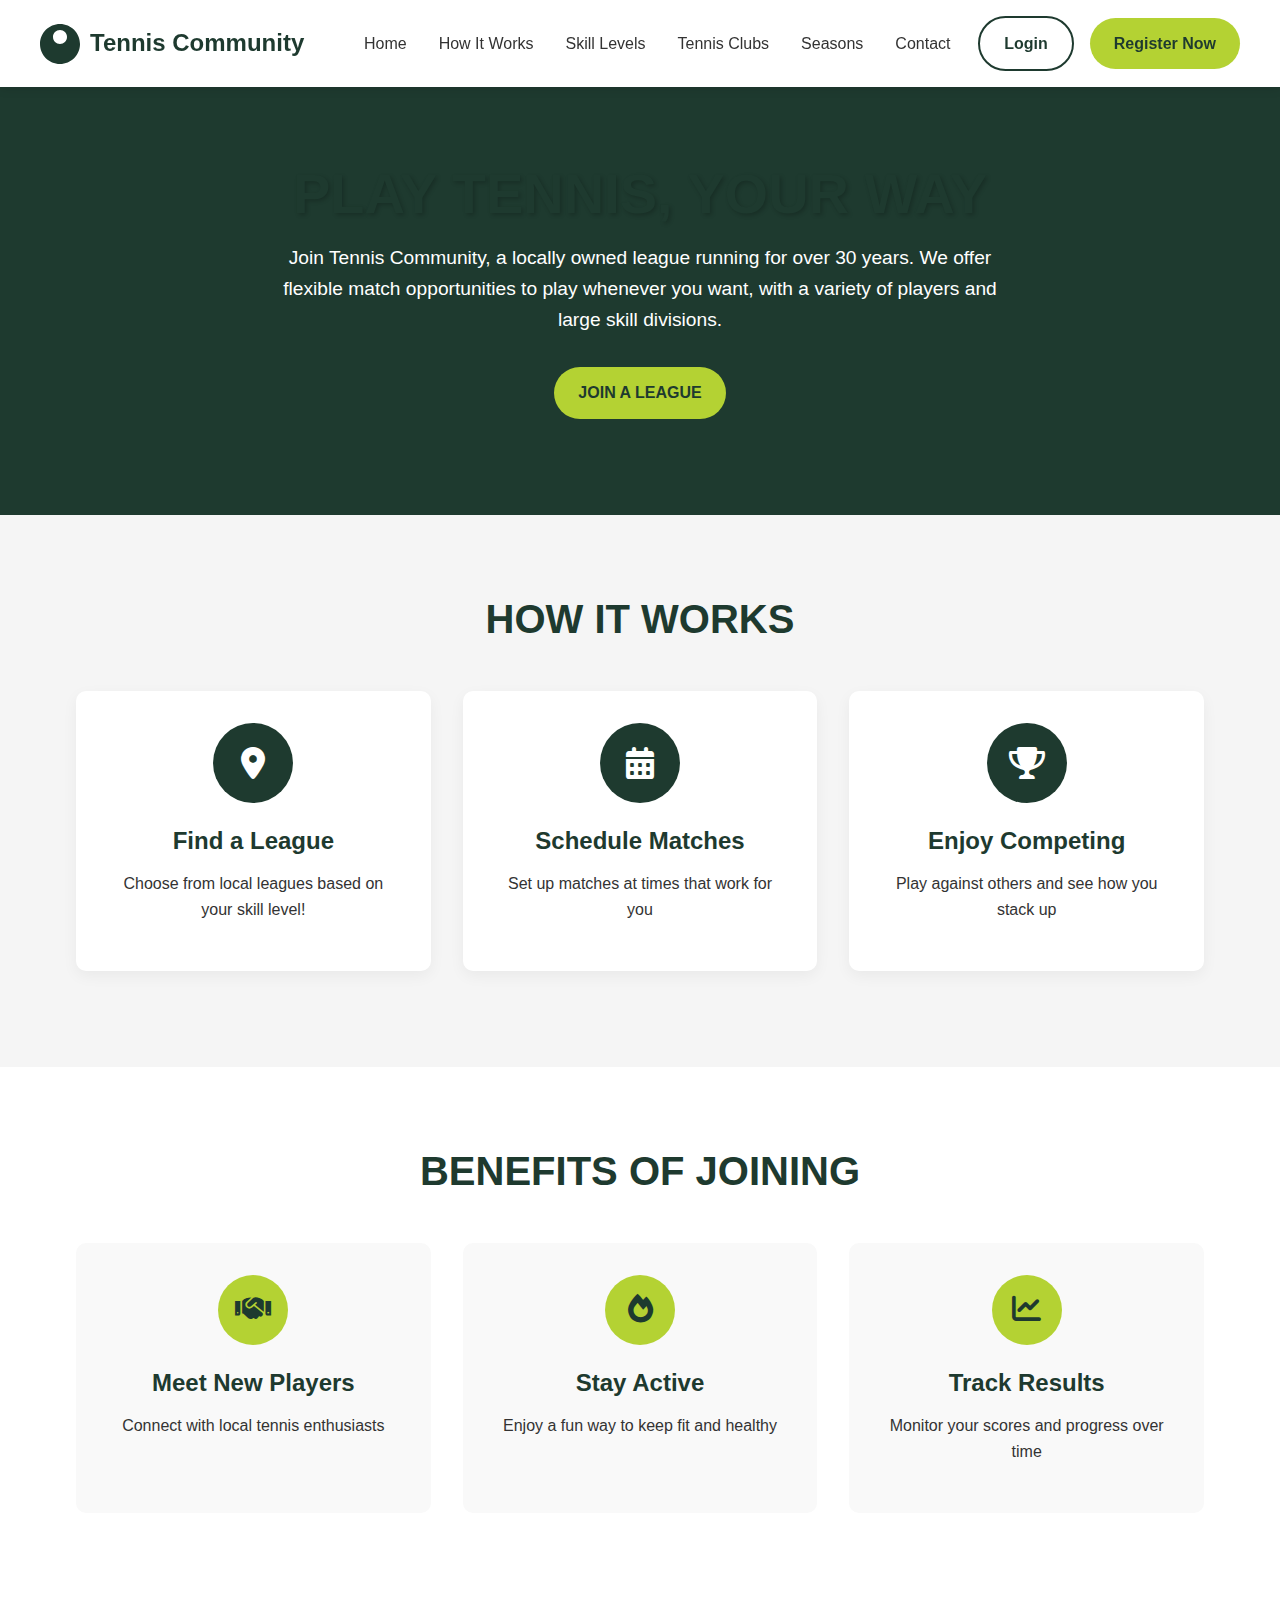
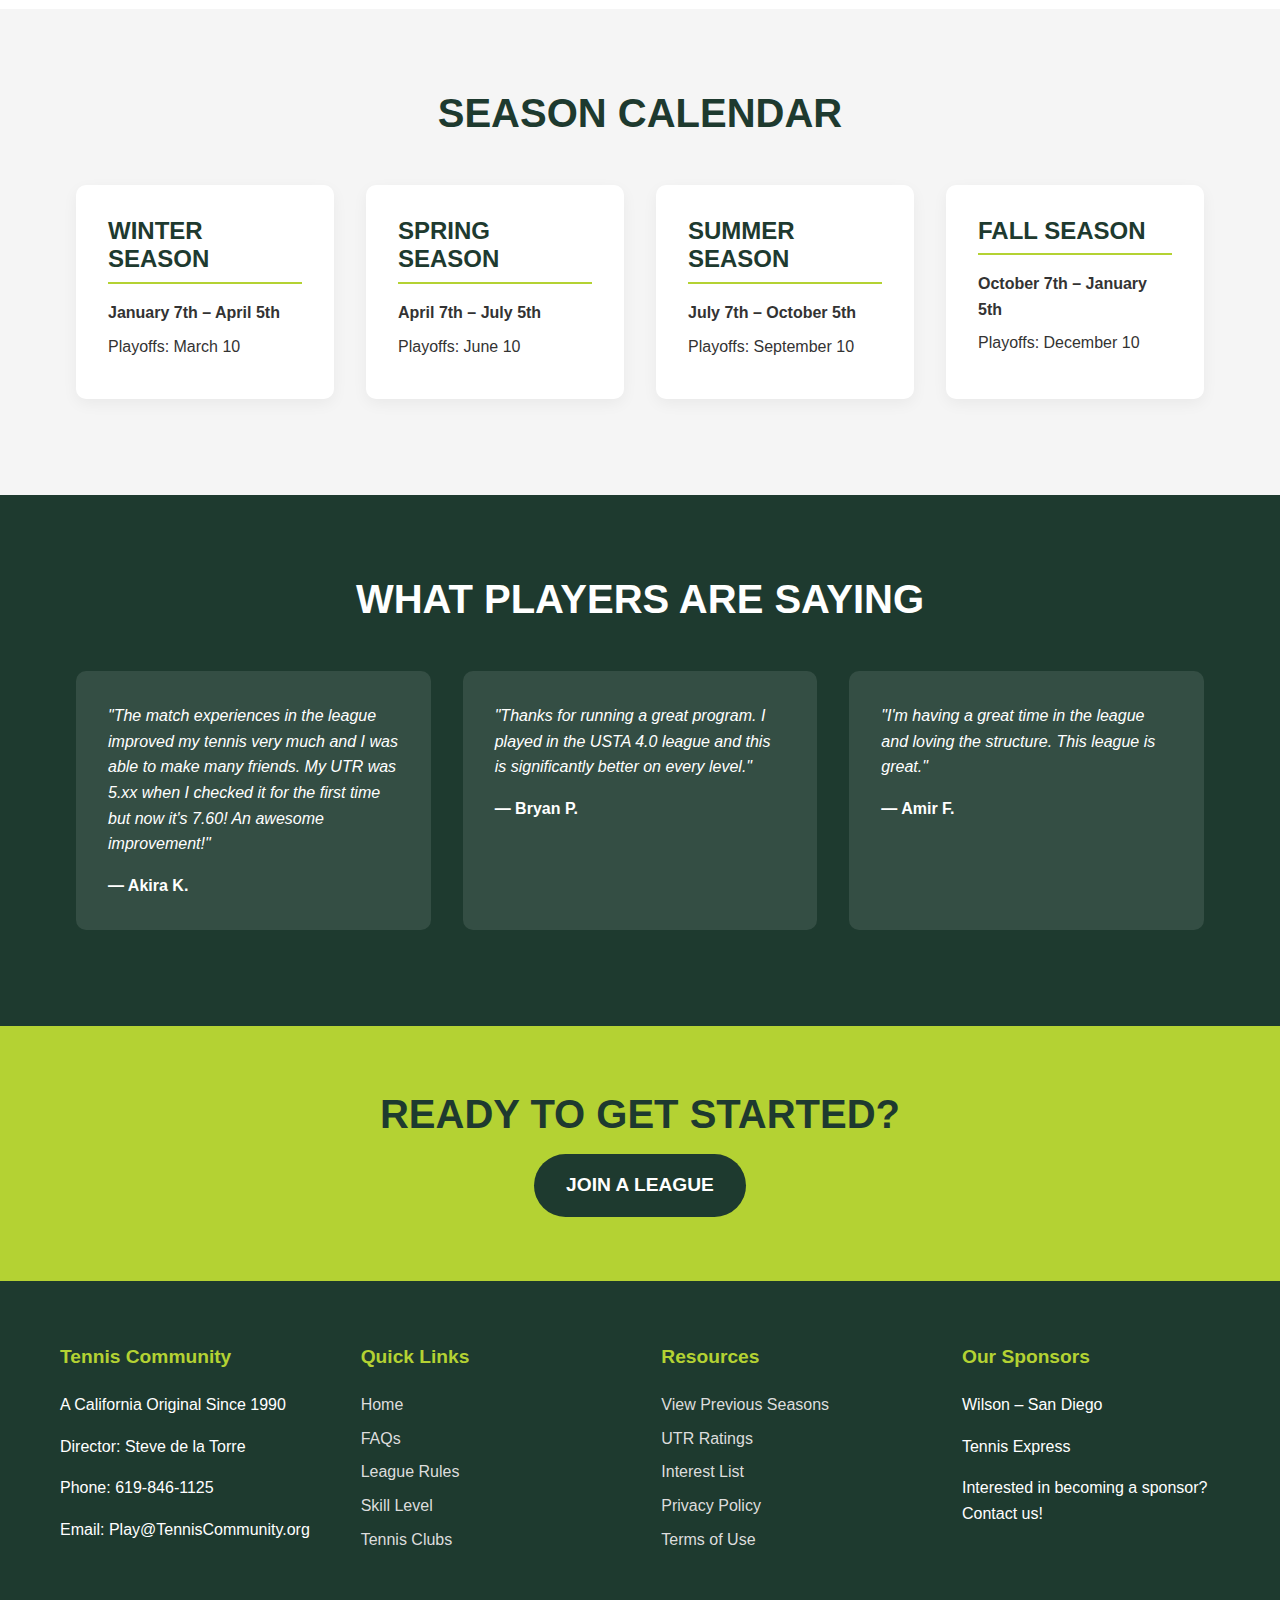
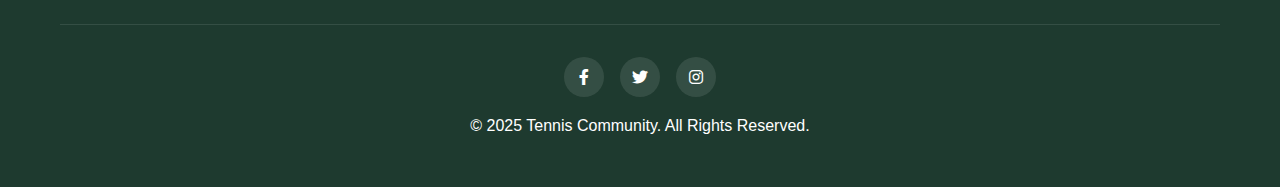
<file: index.html>
<!DOCTYPE html>
<html lang="en">
<head>
    <meta charset="UTF-8">
    <meta name="viewport" content="width=device-width, initial-scale=1.0">
    <title>Tennis Community - A California Original Since 1990</title>
    <link rel="stylesheet" href="css/styles.css">
    <link rel="stylesheet" href="https://cdnjs.cloudflare.com/ajax/libs/font-awesome/6.0.0/css/all.min.css">
    <style>
        .hero {
            background-color: #1e3a2f;
            background-image: linear-gradient(rgba(30, 58, 47, 0.85), rgba(30, 58, 47, 0.85));
        }
        .page-header {
            background-color: #1e3a2f;
            background-image: linear-gradient(rgba(30, 58, 47, 0.85), rgba(30, 58, 47, 0.85));
        }
    </style>
</head>
<body>
    <!-- Header -->
    <header>
        <div class="container header-container">
            <a href="index.html" class="logo">
                <img src="images/logo.svg" alt="Tennis Community Logo">
                Tennis Community
            </a>
            <button class="mobile-menu-toggle">
                <i class="fas fa-bars"></i>
            </button>
            <nav>
                <ul>
                    <li><a href="index.html">Home</a></li>
                    <li><a href="#how-it-works">How It Works</a></li>
                    <li><a href="skill-levels.html">Skill Levels</a></li>
                    <li><a href="tennis-clubs.html">Tennis Clubs</a></li>
                    <li><a href="#seasons">Seasons</a></li>
                    <li><a href="contact.html">Contact</a></li>
                </ul>
            </nav>
            <div class="nav-buttons">
                <a href="login.html" class="btn btn-secondary">Login</a>
                <a href="register.html" class="btn btn-primary">Register Now</a>
            </div>
        </div>
    </header>

    <!-- Hero Section -->
    <section class="hero">
        <div class="container hero-content">
            <h1>PLAY TENNIS, YOUR WAY</h1>
            <p>Join Tennis Community, a locally owned league running for over 30 years. We offer flexible match opportunities to play whenever you want, with a variety of players and large skill divisions.</p>
            <a href="register.html" class="btn btn-primary">JOIN A LEAGUE</a>
        </div>
    </section>

    <!-- How It Works Section -->
    <section class="how-it-works" id="how-it-works">
        <div class="container">
            <h2>HOW IT WORKS</h2>
            <div class="steps">
                <div class="step">
                    <div class="step-icon">
                        <i class="fas fa-map-marker-alt"></i>
                    </div>
                    <h3>Find a League</h3>
                    <p>Choose from local leagues based on your skill level!</p>
                </div>
                <div class="step">
                    <div class="step-icon">
                        <i class="fas fa-calendar-alt"></i>
                    </div>
                    <h3>Schedule Matches</h3>
                    <p>Set up matches at times that work for you</p>
                </div>
                <div class="step">
                    <div class="step-icon">
                        <i class="fas fa-trophy"></i>
                    </div>
                    <h3>Enjoy Competing</h3>
                    <p>Play against others and see how you stack up</p>
                </div>
            </div>
        </div>
    </section>

    <!-- Benefits Section -->
    <section class="benefits">
        <div class="container">
            <h2>BENEFITS OF JOINING</h2>
            <div class="benefits-container">
                <div class="benefit">
                    <div class="benefit-icon">
                        <i class="fas fa-handshake"></i>
                    </div>
                    <h3>Meet New Players</h3>
                    <p>Connect with local tennis enthusiasts</p>
                </div>
                <div class="benefit">
                    <div class="benefit-icon">
                        <i class="fas fa-fire"></i>
                    </div>
                    <h3>Stay Active</h3>
                    <p>Enjoy a fun way to keep fit and healthy</p>
                </div>
                <div class="benefit">
                    <div class="benefit-icon">
                        <i class="fas fa-chart-line"></i>
                    </div>
                    <h3>Track Results</h3>
                    <p>Monitor your scores and progress over time</p>
                </div>
            </div>
        </div>
    </section>

    <!-- Seasons Section -->
    <section class="seasons" id="seasons">
        <div class="container">
            <h2>SEASON CALENDAR</h2>
            <div class="season-cards">
                <div class="season-card">
                    <h3>WINTER SEASON</h3>
                    <p class="dates">January 7th – April 5th</p>
                    <p>Playoffs: March 10</p>
                </div>
                <div class="season-card">
                    <h3>SPRING SEASON</h3>
                    <p class="dates">April 7th – July 5th</p>
                    <p>Playoffs: June 10</p>
                </div>
                <div class="season-card">
                    <h3>SUMMER SEASON</h3>
                    <p class="dates">July 7th – October 5th</p>
                    <p>Playoffs: September 10</p>
                </div>
                <div class="season-card">
                    <h3>FALL SEASON</h3>
                    <p class="dates">October 7th – January 5th</p>
                    <p>Playoffs: December 10</p>
                </div>
            </div>
        </div>
    </section>

    <!-- Testimonials Section -->
    <section class="testimonials">
        <div class="container">
            <h2>WHAT PLAYERS ARE SAYING</h2>
            <div class="testimonial-cards">
                <div class="testimonial-card">
                    <p>"The match experiences in the league improved my tennis very much and I was able to make many friends. My UTR was 5.xx when I checked it for the first time but now it's 7.60! An awesome improvement!"</p>
                    <div class="testimonial-author">— Akira K.</div>
                </div>
                <div class="testimonial-card">
                    <p>"Thanks for running a great program. I played in the USTA 4.0 league and this is significantly better on every level."</p>
                    <div class="testimonial-author">— Bryan P.</div>
                </div>
                <div class="testimonial-card">
                    <p>"I'm having a great time in the league and loving the structure. This league is great."</p>
                    <div class="testimonial-author">— Amir F.</div>
                </div>
            </div>
        </div>
    </section>

    <!-- CTA Section -->
    <section class="cta">
        <div class="container">
            <h2>READY TO GET STARTED?</h2>
            <a href="register.html" class="btn btn-primary">JOIN A LEAGUE</a>
        </div>
    </section>

    <!-- Footer -->
    <footer>
        <div class="container">
            <div class="footer-container">
                <div class="footer-col">
                    <h3>Tennis Community</h3>
                    <p>A California Original Since 1990</p>
                    <p>Director: Steve de la Torre</p>
                    <p>Phone: 619-846-1125</p>
                    <p>Email: Play@TennisCommunity.org</p>
                </div>
                <div class="footer-col">
                    <h3>Quick Links</h3>
                    <ul>
                        <li><a href="index.html">Home</a></li>
                        <li><a href="faqs.html">FAQs</a></li>
                        <li><a href="league-rules.html">League Rules</a></li>
                        <li><a href="skill-levels.html">Skill Level</a></li>
                        <li><a href="tennis-clubs.html">Tennis Clubs</a></li>
                    </ul>
                </div>
                <div class="footer-col">
                    <h3>Resources</h3>
                    <ul>
                        <li><a href="previous-seasons.html">View Previous Seasons</a></li>
                        <li><a href="utr-ratings.html">UTR Ratings</a></li>
                        <li><a href="interest-list.html">Interest List</a></li>
                        <li><a href="privacy-policy.html">Privacy Policy</a></li>
                        <li><a href="terms-of-use.html">Terms of Use</a></li>
                    </ul>
                </div>
                <div class="footer-col">
                    <h3>Our Sponsors</h3>
                    <p>Wilson – San Diego</p>
                    <p>Tennis Express</p>
                    <p>Interested in becoming a sponsor? Contact us!</p>
                </div>
            </div>
            <div class="footer-bottom">
                <div class="social-icons">
                    <a href="#"><i class="fab fa-facebook-f"></i></a>
                    <a href="#"><i class="fab fa-twitter"></i></a>
                    <a href="#"><i class="fab fa-instagram"></i></a>
                </div>
                <p>&copy; 2025 Tennis Community. All Rights Reserved.</p>
            </div>
        </div>
    </footer>

    <script src="js/main.js"></script>
</body>
</html>
</file>
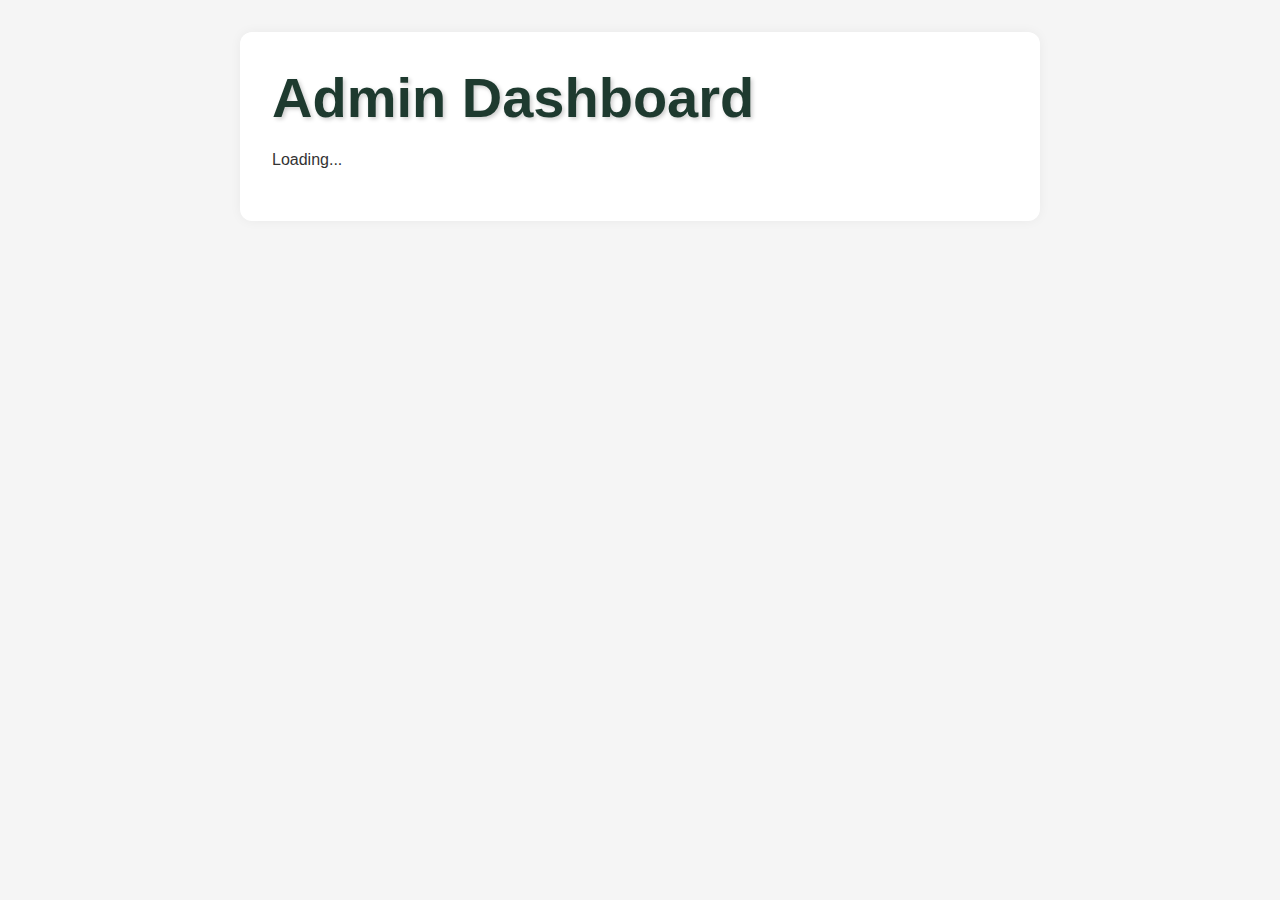
<file: admin.html>
<!DOCTYPE html>
<html lang="en">
<head>
  <meta charset="UTF-8" />
  <meta name="viewport" content="width=device-width, initial-scale=1.0"/>
  <title>Admin Panel</title>
  <link rel="stylesheet" href="/css/styles.css" />
  <style>
    body {
      font-family: sans-serif;
      padding: 2rem;
      background-color: #f5f5f5;
    }

    .container {
      background: white;
      padding: 2rem;
      border-radius: 12px;
      max-width: 800px;
      margin: auto;
      box-shadow: 0 0 12px rgba(0, 0, 0, 0.05);
    }

    table {
      width: 100%;
      border-collapse: collapse;
      margin-top: 1rem;
    }

    th, td {
      border: 1px solid #ccc;
      padding: 0.75rem;
      text-align: left;
    }

    th {
      background-color: #f0f0f0;
    }
  </style>
  <script type="module" src="/js/admin.js"></script>
</head>
<body>
  <div class="container">
    <h1>Admin Dashboard</h1>
    <div id="admin-content">
      <p>Loading...</p>
    </div>
  </div>
</body>
</html>
</file>
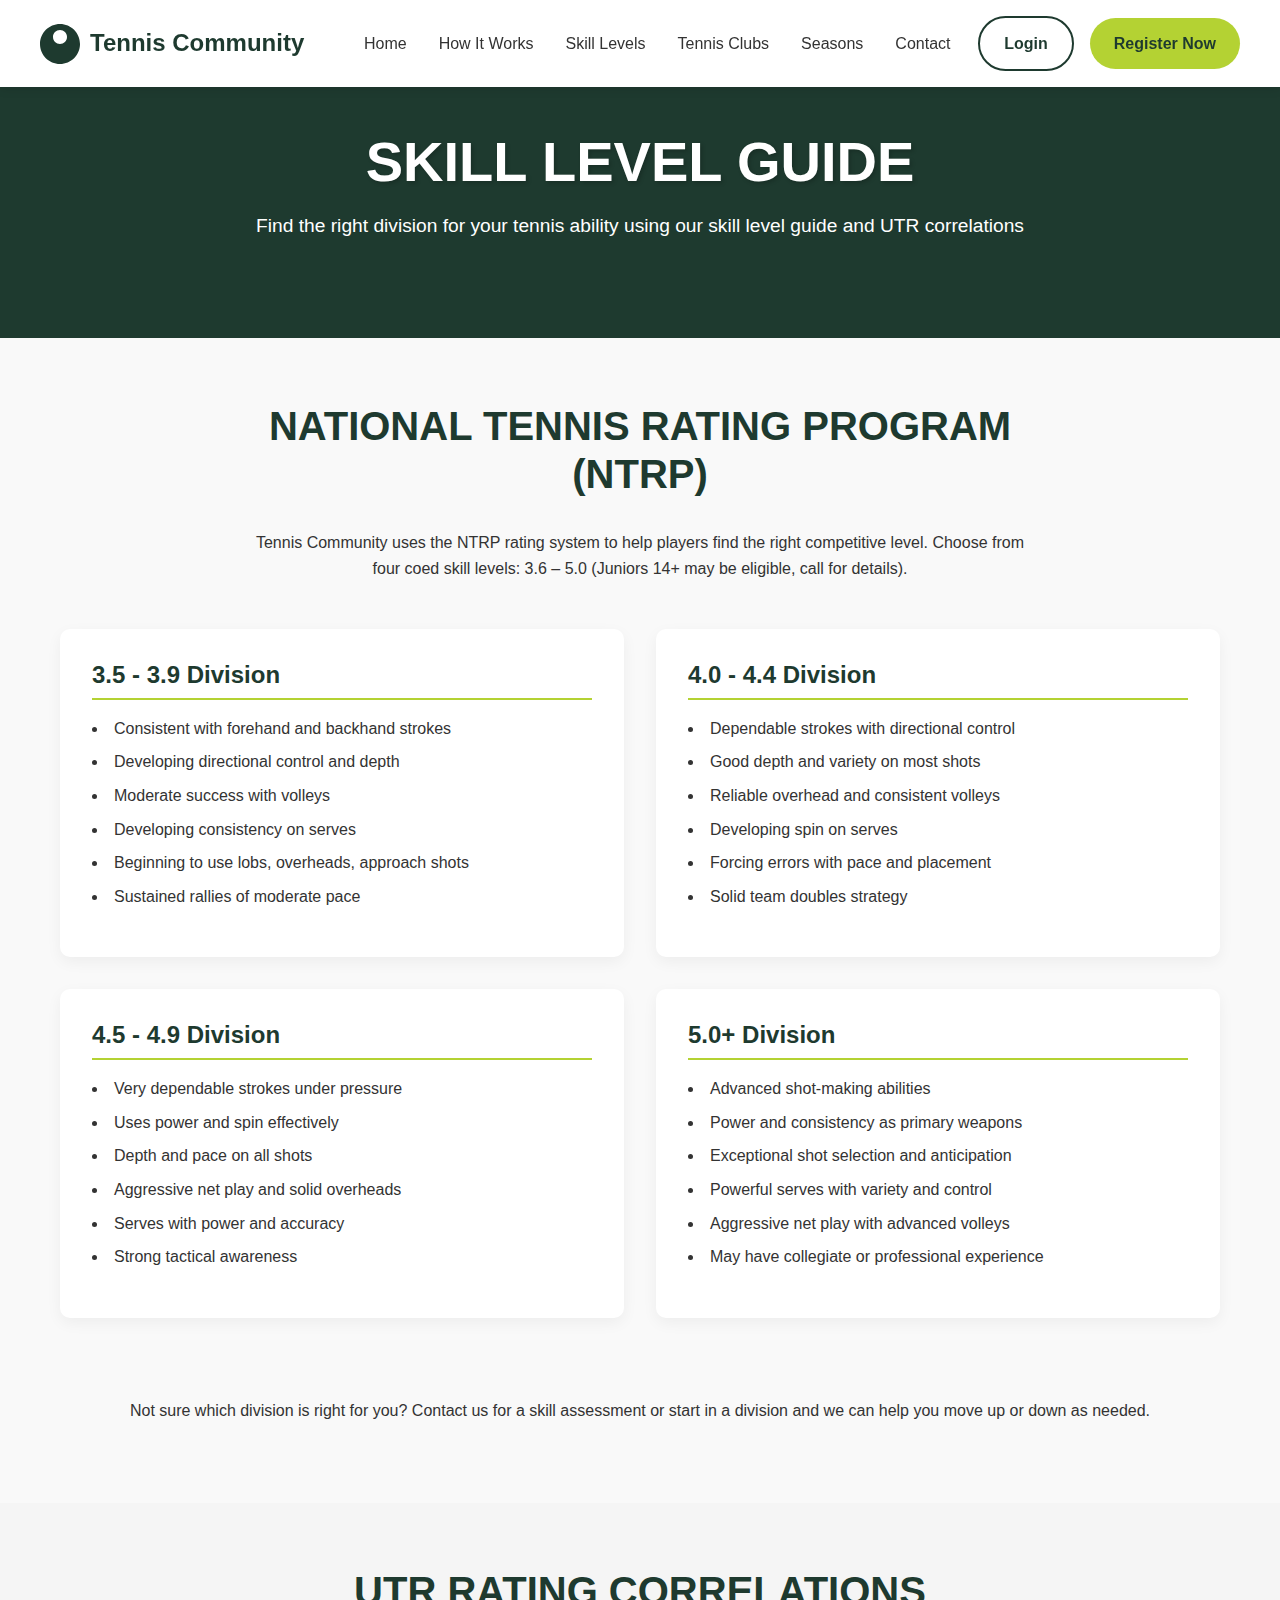
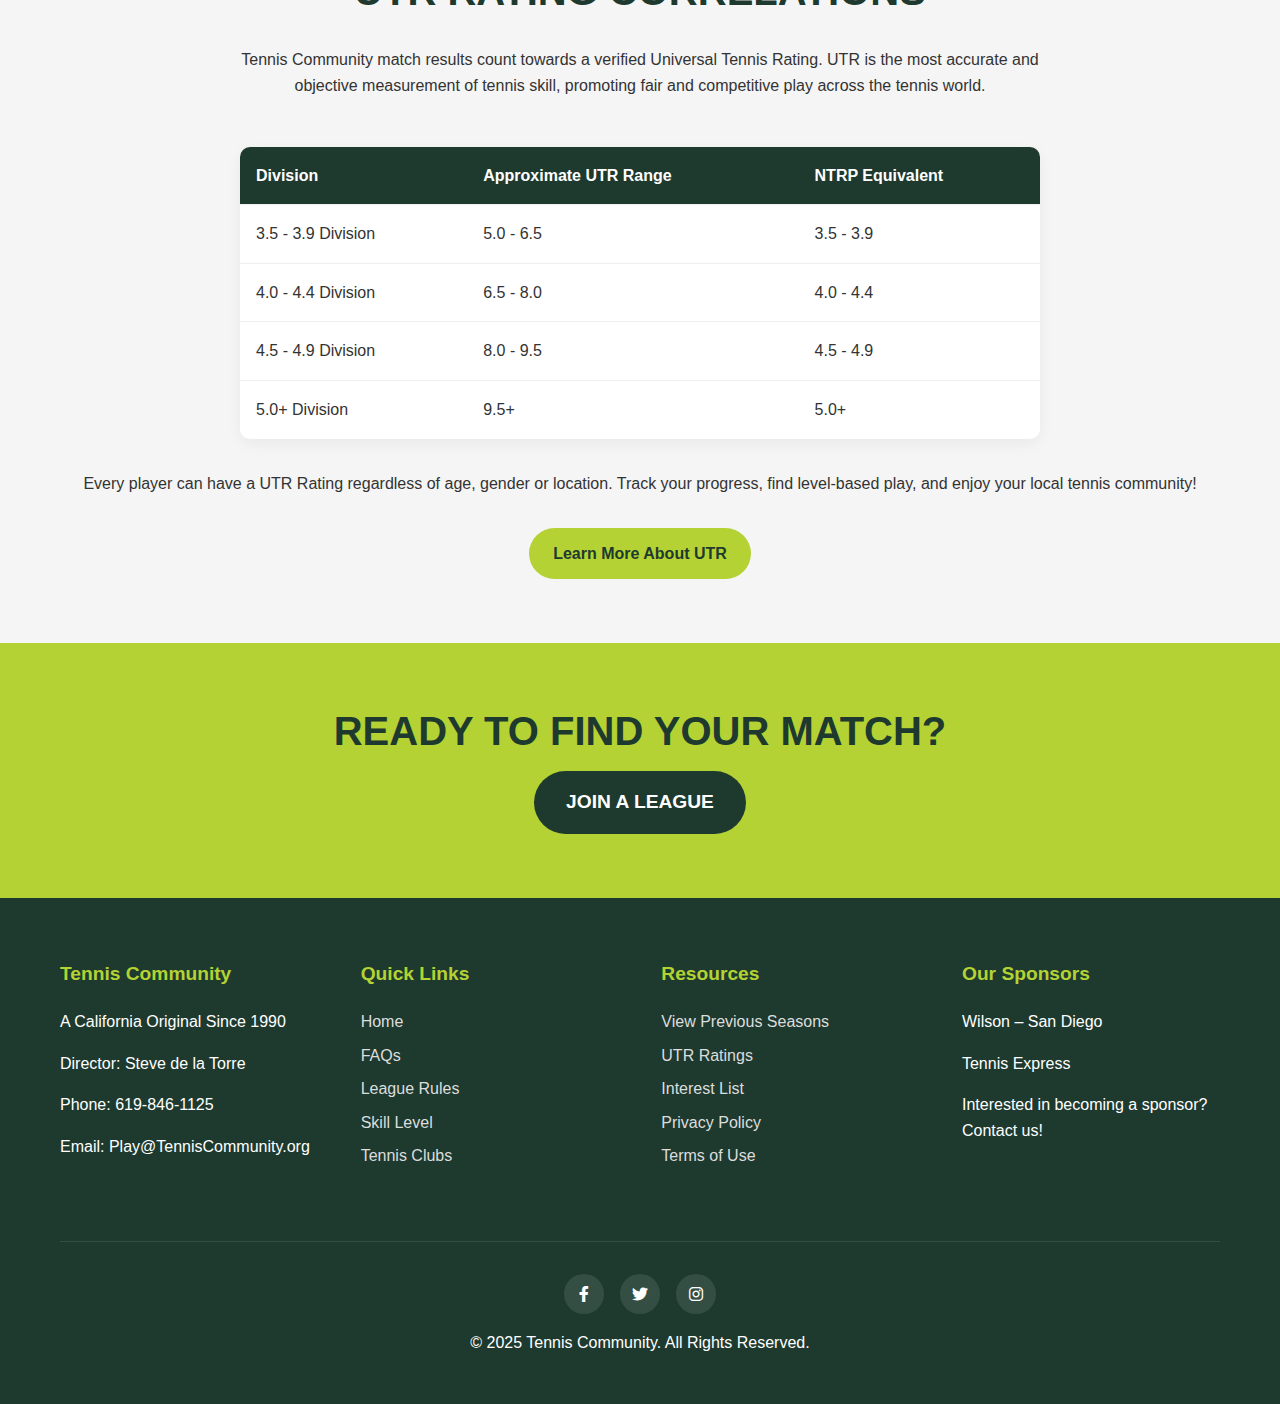
<file: skill-levels.html>
<!DOCTYPE html>
<html lang="en">
<head>
    <meta charset="UTF-8">
    <meta name="viewport" content="width=device-width, initial-scale=1.0">
    <title>Skill Level Guide - Tennis Community</title>
    <link rel="stylesheet" href="css/styles.css">
    <link rel="stylesheet" href="https://cdnjs.cloudflare.com/ajax/libs/font-awesome/6.0.0/css/all.min.css">
    <style>
        .hero {
            background-color: #1e3a2f;
            background-image: linear-gradient(rgba(30, 58, 47, 0.85), rgba(30, 58, 47, 0.85));
        }
        .page-header {
            background-color: #1e3a2f;
            background-image: linear-gradient(rgba(30, 58, 47, 0.85), rgba(30, 58, 47, 0.85));
        }
    </style>
</head>
<body>
    <!-- Header -->
    <header>
        <div class="container header-container">
            <a href="index.html" class="logo">
                <img src="images/logo.svg" alt="Tennis Community Logo">
                Tennis Community
            </a>
            <button class="mobile-menu-toggle">
                <i class="fas fa-bars"></i>
            </button>
            <nav>
                <ul>
                    <li><a href="index.html">Home</a></li>
                    <li><a href="index.html#how-it-works">How It Works</a></li>
                    <li><a href="skill-levels.html">Skill Levels</a></li>
                    <li><a href="tennis-clubs.html">Tennis Clubs</a></li>
                    <li><a href="index.html#seasons">Seasons</a></li>
                    <li><a href="contact.html">Contact</a></li>
                </ul>
            </nav>
            <div class="nav-buttons">
                <a href="login.html" class="btn btn-secondary">Login</a>
                <a href="register.html" class="btn btn-primary">Register Now</a>
            </div>
        </div>
    </header>

    <!-- Page Header -->
    <section class="page-header">
        <div class="container">
            <h1>SKILL LEVEL GUIDE</h1>
            <p>Find the right division for your tennis ability using our skill level guide and UTR correlations</p>
        </div>
    </section>

    <!-- Skill Levels Section -->
    <section class="skill-levels">
        <div class="container">
            <div class="skill-level-intro">
                <h2>NATIONAL TENNIS RATING PROGRAM (NTRP)</h2>
                <p>Tennis Community uses the NTRP rating system to help players find the right competitive level. Choose from four coed skill levels: 3.6 – 5.0 (Juniors 14+ may be eligible, call for details).</p>
            </div>
            
            <div class="skill-level-cards">
                <div class="skill-level-card">
                    <h3>3.5 - 3.9 Division</h3>
                    <ul>
                        <li>Consistent with forehand and backhand strokes</li>
                        <li>Developing directional control and depth</li>
                        <li>Moderate success with volleys</li>
                        <li>Developing consistency on serves</li>
                        <li>Beginning to use lobs, overheads, approach shots</li>
                        <li>Sustained rallies of moderate pace</li>
                    </ul>
                </div>
                
                <div class="skill-level-card">
                    <h3>4.0 - 4.4 Division</h3>
                    <ul>
                        <li>Dependable strokes with directional control</li>
                        <li>Good depth and variety on most shots</li>
                        <li>Reliable overhead and consistent volleys</li>
                        <li>Developing spin on serves</li>
                        <li>Forcing errors with pace and placement</li>
                        <li>Solid team doubles strategy</li>
                    </ul>
                </div>
                
                <div class="skill-level-card">
                    <h3>4.5 - 4.9 Division</h3>
                    <ul>
                        <li>Very dependable strokes under pressure</li>
                        <li>Uses power and spin effectively</li>
                        <li>Depth and pace on all shots</li>
                        <li>Aggressive net play and solid overheads</li>
                        <li>Serves with power and accuracy</li>
                        <li>Strong tactical awareness</li>
                    </ul>
                </div>
                
                <div class="skill-level-card">
                    <h3>5.0+ Division</h3>
                    <ul>
                        <li>Advanced shot-making abilities</li>
                        <li>Power and consistency as primary weapons</li>
                        <li>Exceptional shot selection and anticipation</li>
                        <li>Powerful serves with variety and control</li>
                        <li>Aggressive net play with advanced volleys</li>
                        <li>May have collegiate or professional experience</li>
                    </ul>
                </div>
            </div>
            
            <div class="skill-level-note" style="text-align: center; margin-top: 2rem;">
                <p>Not sure which division is right for you? Contact us for a skill assessment or start in a division and we can help you move up or down as needed.</p>
            </div>
        </div>
    </section>

    <!-- UTR Correlation Section -->
    <section class="utr-correlation">
        <div class="container">
            <div class="utr-intro">
                <h2>UTR RATING CORRELATIONS</h2>
                <p>Tennis Community match results count towards a verified Universal Tennis Rating. UTR is the most accurate and objective measurement of tennis skill, promoting fair and competitive play across the tennis world.</p>
            </div>
            
            <table class="utr-table">
                <thead>
                    <tr>
                        <th>Division</th>
                        <th>Approximate UTR Range</th>
                        <th>NTRP Equivalent</th>
                    </tr>
                </thead>
                <tbody>
                    <tr>
                        <td>3.5 - 3.9 Division</td>
                        <td>5.0 - 6.5</td>
                        <td>3.5 - 3.9</td>
                    </tr>
                    <tr>
                        <td>4.0 - 4.4 Division</td>
                        <td>6.5 - 8.0</td>
                        <td>4.0 - 4.4</td>
                    </tr>
                    <tr>
                        <td>4.5 - 4.9 Division</td>
                        <td>8.0 - 9.5</td>
                        <td>4.5 - 4.9</td>
                    </tr>
                    <tr>
                        <td>5.0+ Division</td>
                        <td>9.5+</td>
                        <td>5.0+</td>
                    </tr>
                </tbody>
            </table>
            
            <div class="utr-note" style="text-align: center; margin-top: 2rem;">
                <p>Every player can have a UTR Rating regardless of age, gender or location. Track your progress, find level-based play, and enjoy your local tennis community!</p>
                <a href="#" class="btn btn-primary" style="margin-top: 1rem;">Learn More About UTR</a>
            </div>
        </div>
    </section>

    <!-- CTA Section -->
    <section class="cta">
        <div class="container">
            <h2>READY TO FIND YOUR MATCH?</h2>
            <a href="register.html" class="btn btn-primary">JOIN A LEAGUE</a>
        </div>
    </section>

    <!-- Footer -->
    <footer>
        <div class="container">
            <div class="footer-container">
                <div class="footer-col">
                    <h3>Tennis Community</h3>
                    <p>A California Original Since 1990</p>
                    <p>Director: Steve de la Torre</p>
                    <p>Phone: 619-846-1125</p>
                    <p>Email: Play@TennisCommunity.org</p>
                </div>
                <div class="footer-col">
                    <h3>Quick Links</h3>
                    <ul>
                        <li><a href="index.html">Home</a></li>
                        <li><a href="faqs.html">FAQs</a></li>
                        <li><a href="league-rules.html">League Rules</a></li>
                        <li><a href="skill-levels.html">Skill Level</a></li>
                        <li><a href="tennis-clubs.html">Tennis Clubs</a></li>
                    </ul>
                </div>
                <div class="footer-col">
                    <h3>Resources</h3>
                    <ul>
                        <li><a href="previous-seasons.html">View Previous Seasons</a></li>
                        <li><a href="utr-ratings.html">UTR Ratings</a></li>
                        <li><a href="interest-list.html">Interest List</a></li>
                        <li><a href="privacy-policy.html">Privacy Policy</a></li>
                        <li><a href="terms-of-use.html">Terms of Use</a></li>
                    </ul>
                </div>
                <div class="footer-col">
                    <h3>Our Sponsors</h3>
                    <p>Wilson – San Diego</p>
                    <p>Tennis Express</p>
                    <p>Interested in becoming a sponsor? Contact us!</p>
                </div>
            </div>
            <div class="footer-bottom">
                <div class="social-icons">
                    <a href="#"><i class="fab fa-facebook-f"></i></a>
                    <a href="#"><i class="fab fa-twitter"></i></a>
                    <a href="#"><i class="fab fa-instagram"></i></a>
                </div>
                <p>&copy; 2025 Tennis Community. All Rights Reserved.</p>
            </div>
        </div>
    </footer>

    <script src="js/main.js"></script>
</body>
</html>
</file>
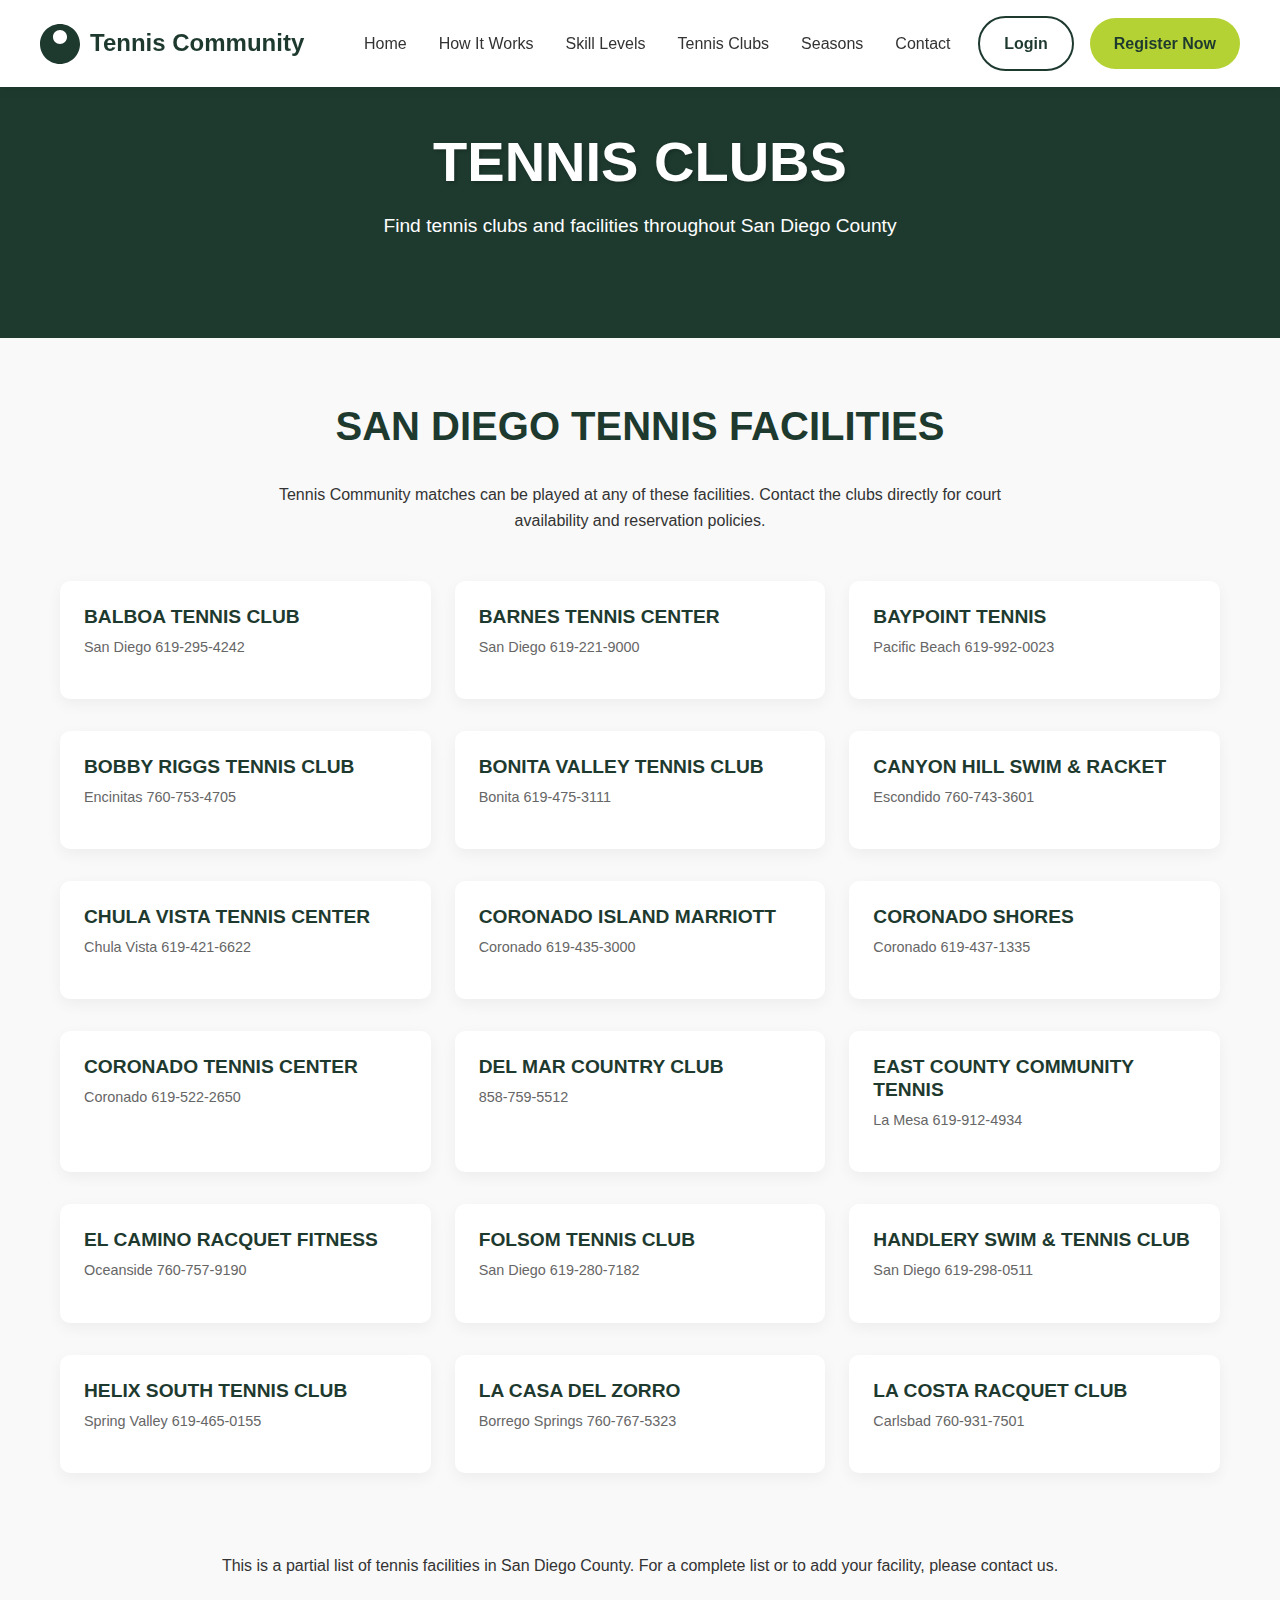
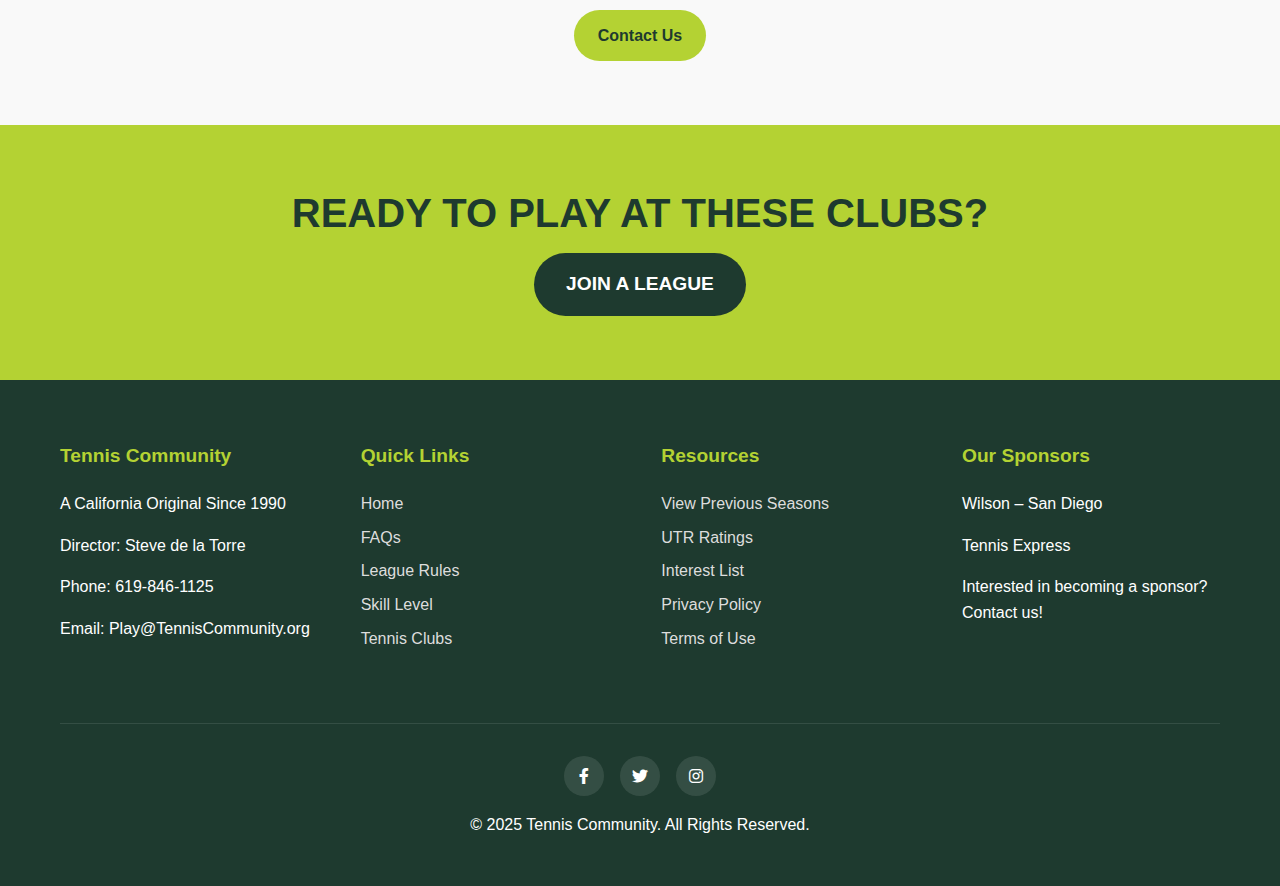
<file: tennis-clubs.html>
<!DOCTYPE html>
<html lang="en">
<head>
    <meta charset="UTF-8">
    <meta name="viewport" content="width=device-width, initial-scale=1.0">
    <title>Tennis Clubs - Tennis Community</title>
    <link rel="stylesheet" href="css/styles.css">
    <link rel="stylesheet" href="https://cdnjs.cloudflare.com/ajax/libs/font-awesome/6.0.0/css/all.min.css">
    <style>
        .hero {
            background-color: #1e3a2f;
            background-image: linear-gradient(rgba(30, 58, 47, 0.85), rgba(30, 58, 47, 0.85));
        }
        .page-header {
            background-color: #1e3a2f;
            background-image: linear-gradient(rgba(30, 58, 47, 0.85), rgba(30, 58, 47, 0.85));
        }
    </style>
</head>
<body>
    <!-- Header -->
    <header>
        <div class="container header-container">
            <a href="index.html" class="logo">
                <img src="images/logo.svg" alt="Tennis Community Logo">
                Tennis Community
            </a>
            <button class="mobile-menu-toggle">
                <i class="fas fa-bars"></i>
            </button>
            <nav>
                <ul>
                    <li><a href="index.html">Home</a></li>
                    <li><a href="index.html#how-it-works">How It Works</a></li>
                    <li><a href="skill-levels.html">Skill Levels</a></li>
                    <li><a href="tennis-clubs.html">Tennis Clubs</a></li>
                    <li><a href="index.html#seasons">Seasons</a></li>
                    <li><a href="contact.html">Contact</a></li>
                </ul>
            </nav>
            <div class="nav-buttons">
                <a href="login.html" class="btn btn-secondary">Login</a>
                <a href="register.html" class="btn btn-primary">Register Now</a>
            </div>
        </div>
    </header>

    <!-- Page Header -->
    <section class="page-header">
        <div class="container">
            <h1>TENNIS CLUBS</h1>
            <p>Find tennis clubs and facilities throughout San Diego County</p>
        </div>
    </section>

    <!-- Tennis Clubs Section -->
    <section class="tennis-clubs">
        <div class="container">
            <div class="clubs-intro">
                <h2>SAN DIEGO TENNIS FACILITIES</h2>
                <p>Tennis Community matches can be played at any of these facilities. Contact the clubs directly for court availability and reservation policies.</p>
            </div>
            
            <div class="clubs-list">
                <div class="club-item">
                    <h3>BALBOA TENNIS CLUB</h3>
                    <p>San Diego 619-295-4242</p>
                </div>
                
                <div class="club-item">
                    <h3>BARNES TENNIS CENTER</h3>
                    <p>San Diego 619-221-9000</p>
                </div>
                
                <div class="club-item">
                    <h3>BAYPOINT TENNIS</h3>
                    <p>Pacific Beach 619-992-0023</p>
                </div>
                
                <div class="club-item">
                    <h3>BOBBY RIGGS TENNIS CLUB</h3>
                    <p>Encinitas 760-753-4705</p>
                </div>
                
                <div class="club-item">
                    <h3>BONITA VALLEY TENNIS CLUB</h3>
                    <p>Bonita 619-475-3111</p>
                </div>
                
                <div class="club-item">
                    <h3>CANYON HILL SWIM & RACKET</h3>
                    <p>Escondido 760-743-3601</p>
                </div>
                
                <div class="club-item">
                    <h3>CHULA VISTA TENNIS CENTER</h3>
                    <p>Chula Vista 619-421-6622</p>
                </div>
                
                <div class="club-item">
                    <h3>CORONADO ISLAND MARRIOTT</h3>
                    <p>Coronado 619-435-3000</p>
                </div>
                
                <div class="club-item">
                    <h3>CORONADO SHORES</h3>
                    <p>Coronado 619-437-1335</p>
                </div>
                
                <div class="club-item">
                    <h3>CORONADO TENNIS CENTER</h3>
                    <p>Coronado 619-522-2650</p>
                </div>
                
                <div class="club-item">
                    <h3>DEL MAR COUNTRY CLUB</h3>
                    <p>858-759-5512</p>
                </div>
                
                <div class="club-item">
                    <h3>EAST COUNTY COMMUNITY TENNIS</h3>
                    <p>La Mesa 619-912-4934</p>
                </div>
                
                <div class="club-item">
                    <h3>EL CAMINO RACQUET FITNESS</h3>
                    <p>Oceanside 760-757-9190</p>
                </div>
                
                <div class="club-item">
                    <h3>FOLSOM TENNIS CLUB</h3>
                    <p>San Diego 619-280-7182</p>
                </div>
                
                <div class="club-item">
                    <h3>HANDLERY SWIM & TENNIS CLUB</h3>
                    <p>San Diego 619-298-0511</p>
                </div>
                
                <div class="club-item">
                    <h3>HELIX SOUTH TENNIS CLUB</h3>
                    <p>Spring Valley 619-465-0155</p>
                </div>
                
                <div class="club-item">
                    <h3>LA CASA DEL ZORRO</h3>
                    <p>Borrego Springs 760-767-5323</p>
                </div>
                
                <div class="club-item">
                    <h3>LA COSTA RACQUET CLUB</h3>
                    <p>Carlsbad 760-931-7501</p>
                </div>
            </div>
            
            <div style="text-align: center; margin-top: 3rem;">
                <p>This is a partial list of tennis facilities in San Diego County. For a complete list or to add your facility, please contact us.</p>
                <a href="contact.html" class="btn btn-primary" style="margin-top: 1rem;">Contact Us</a>
            </div>
        </div>
    </section>

    <!-- CTA Section -->
    <section class="cta">
        <div class="container">
            <h2>READY TO PLAY AT THESE CLUBS?</h2>
            <a href="register.html" class="btn btn-primary">JOIN A LEAGUE</a>
        </div>
    </section>

    <!-- Footer -->
    <footer>
        <div class="container">
            <div class="footer-container">
                <div class="footer-col">
                    <h3>Tennis Community</h3>
                    <p>A California Original Since 1990</p>
                    <p>Director: Steve de la Torre</p>
                    <p>Phone: 619-846-1125</p>
                    <p>Email: Play@TennisCommunity.org</p>
                </div>
                <div class="footer-col">
                    <h3>Quick Links</h3>
                    <ul>
                        <li><a href="index.html">Home</a></li>
                        <li><a href="faqs.html">FAQs</a></li>
                        <li><a href="league-rules.html">League Rules</a></li>
                        <li><a href="skill-levels.html">Skill Level</a></li>
                        <li><a href="tennis-clubs.html">Tennis Clubs</a></li>
                    </ul>
                </div>
                <div class="footer-col">
                    <h3>Resources</h3>
                    <ul>
                        <li><a href="previous-seasons.html">View Previous Seasons</a></li>
                        <li><a href="utr-ratings.html">UTR Ratings</a></li>
                        <li><a href="interest-list.html">Interest List</a></li>
                        <li><a href="privacy-policy.html">Privacy Policy</a></li>
                        <li><a href="terms-of-use.html">Terms of Use</a></li>
                    </ul>
                </div>
                <div class="footer-col">
                    <h3>Our Sponsors</h3>
                    <p>Wilson – San Diego</p>
                    <p>Tennis Express</p>
                    <p>Interested in becoming a sponsor? Contact us!</p>
                </div>
            </div>
            <div class="footer-bottom">
                <div class="social-icons">
                    <a href="#"><i class="fab fa-facebook-f"></i></a>
                    <a href="#"><i class="fab fa-twitter"></i></a>
                    <a href="#"><i class="fab fa-instagram"></i></a>
                </div>
                <p>&copy; 2025 Tennis Community. All Rights Reserved.</p>
            </div>
        </div>
    </footer>

    <script src="js/main.js"></script>
</body>
</html>
</file>
<file: css/styles.css>
/* 
 * Tennis League San Diego - Modern Website Prototype
 * Main Stylesheet
 */

/* Reset and base styles */
* {
    margin: 0;
    padding: 0;
    box-sizing: border-box;
    font-family: 'Segoe UI', Tahoma, Geneva, Verdana, sans-serif;
}

body {
    line-height: 1.6;
    color: #333;
    background-color: #f9f9f9;
}

/* Typography */
h1, h2, h3, h4, h5, h6 {
    font-weight: 700;
    line-height: 1.2;
    margin-bottom: 1rem;
    color: #1e3a2f;
}

h1 {
    font-size: 3.5rem;
    text-shadow: 2px 2px 4px rgba(0,0,0,0.2);
}

h2 {
    font-size: 2.5rem;
    margin-bottom: 2rem;
    text-align: center;
}

h3 {
    font-size: 1.5rem;
    margin-bottom: 1rem;
}

p {
    margin-bottom: 1rem;
}

a {
    color: #1e3a2f;
    text-decoration: none;
    transition: color 0.3s;
}

a:hover {
    color: #b4d233;
}

/* Layout */
.container {
    width: 100%;
    max-width: 1200px;
    margin: 0 auto;
    padding: 0 20px;
}

section {
    padding: 5rem 0;
}

/* Header and Navigation */
header {
    background-color: #fff;
    box-shadow: 0 2px 10px rgba(0,0,0,0.1);
    position: fixed;
    width: 100%;
    z-index: 1000;
}

.header-container {
    display: flex;
    justify-content: space-between;
    align-items: center;
    padding: 1rem 0;
}

.logo {
    font-size: 1.5rem;
    font-weight: 700;
    color: #1e3a2f;
    text-decoration: none;
    display: flex;
    align-items: center;
}

.logo img {
    height: 40px;
    margin-right: 10px;
}

nav ul {
    display: flex;
    list-style: none;
}

nav ul li {
    margin-left: 2rem;
}

nav ul li a {
    color: #333;
    text-decoration: none;
    font-weight: 500;
    transition: color 0.3s;
}

nav ul li a:hover {
    color: #b4d233;
}

.nav-buttons {
    display: flex;
    align-items: center;
}

.btn {
    display: inline-block;
    padding: 0.8rem 1.5rem;
    border-radius: 50px;
    text-decoration: none;
    font-weight: 600;
    transition: all 0.3s;
    text-align: center;
}

.btn-primary {
    background-color: #b4d233;
    color: #1e3a2f;
}

.btn-primary:hover {
    background-color: #a3c122;
    transform: translateY(-2px);
}

.btn-secondary {
    background-color: transparent;
    color: #1e3a2f;
    border: 2px solid #1e3a2f;
    margin-right: 1rem;
}

.btn-secondary:hover {
    background-color: #1e3a2f;
    color: white;
}

/* Mobile Menu */
.mobile-menu-toggle {
    display: none;
    background: none;
    border: none;
    font-size: 1.5rem;
    color: #1e3a2f;
    cursor: pointer;
}

/* Hero Section */
.hero {
    background-color: #1e3a2f;
    color: white;
    padding: 10rem 0 6rem;
    text-align: center;
    background-image: linear-gradient(rgba(30, 58, 47, 0.85), rgba(30, 58, 47, 0.85)), url('../images/tennis-hero-bg.jpg');
    background-size: cover;
    background-position: center;
}

.hero-content {
    max-width: 800px;
    margin: 0 auto;
}

.hero p {
    font-size: 1.2rem;
    margin-bottom: 2rem;
}

/* How It Works Section */
.how-it-works {
    background-color: #f5f5f5;
}

.steps {
    display: flex;
    justify-content: space-between;
    flex-wrap: wrap;
    margin-top: 2rem;
}

.step {
    flex: 1;
    min-width: 250px;
    text-align: center;
    padding: 2rem;
    margin: 1rem;
    background-color: white;
    border-radius: 10px;
    box-shadow: 0 5px 15px rgba(0,0,0,0.05);
}

.step-icon {
    width: 80px;
    height: 80px;
    background-color: #1e3a2f;
    color: white;
    border-radius: 50%;
    display: flex;
    align-items: center;
    justify-content: center;
    margin: 0 auto 1.5rem;
    font-size: 2rem;
}

.step h3 {
    margin-bottom: 1rem;
}

/* Benefits Section */
.benefits {
    background-color: white;
}

.benefits-container {
    display: flex;
    flex-wrap: wrap;
    justify-content: space-between;
}

.benefit {
    flex-basis: calc(33.333% - 2rem);
    min-width: 250px;
    margin: 1rem;
    padding: 2rem;
    background-color: #f9f9f9;
    border-radius: 10px;
    text-align: center;
}

.benefit-icon {
    width: 70px;
    height: 70px;
    background-color: #b4d233;
    color: #1e3a2f;
    border-radius: 50%;
    display: flex;
    align-items: center;
    justify-content: center;
    margin: 0 auto 1.5rem;
    font-size: 1.8rem;
}

/* Seasons Section */
.seasons {
    background-color: #f5f5f5;
}

.season-cards {
    display: flex;
    flex-wrap: wrap;
    justify-content: space-between;
}

.season-card {
    flex-basis: calc(25% - 2rem);
    min-width: 220px;
    margin: 1rem;
    padding: 2rem;
    background-color: white;
    border-radius: 10px;
    box-shadow: 0 5px 15px rgba(0,0,0,0.05);
}

.season-card h3 {
    color: #1e3a2f;
    border-bottom: 2px solid #b4d233;
    padding-bottom: 0.5rem;
    margin-bottom: 1rem;
}

.season-card p {
    margin-bottom: 0.5rem;
}

.season-card .dates {
    font-weight: bold;
}

/* Testimonials Section */
.testimonials {
    background-color: #1e3a2f;
    color: white;
    text-align: center;
}

.testimonials h2 {
    color: white;
}

.testimonial-cards {
    display: flex;
    flex-wrap: wrap;
    justify-content: center;
}

.testimonial-card {
    flex-basis: calc(33.333% - 2rem);
    min-width: 280px;
    margin: 1rem;
    padding: 2rem;
    background-color: rgba(255,255,255,0.1);
    border-radius: 10px;
    text-align: left;
}

.testimonial-card p {
    font-style: italic;
    margin-bottom: 1rem;
}

.testimonial-author {
    font-weight: bold;
}

/* Page Header */
.page-header {
    background-color: #1e3a2f;
    color: white;
    padding: 8rem 0 4rem;
    text-align: center;
    background-image: linear-gradient(rgba(30, 58, 47, 0.85), rgba(30, 58, 47, 0.85)), url('../images/tennis-header-bg.jpg');
    background-size: cover;
    background-position: center;
}

.page-header h1 {
    color: white;
}

.page-header p {
    font-size: 1.2rem;
    max-width: 800px;
    margin: 0 auto 2rem;
}

/* Skill Levels Section */
.skill-levels {
    padding: 4rem 0;
}

.skill-level-intro {
    max-width: 800px;
    margin: 0 auto 3rem;
    text-align: center;
}

.skill-level-cards {
    display: flex;
    flex-wrap: wrap;
    justify-content: space-between;
    margin-bottom: 3rem;
}

.skill-level-card {
    flex-basis: calc(50% - 1rem);
    margin-bottom: 2rem;
    padding: 2rem;
    background-color: white;
    border-radius: 10px;
    box-shadow: 0 5px 15px rgba(0,0,0,0.05);
}

.skill-level-card h3 {
    color: #1e3a2f;
    border-bottom: 2px solid #b4d233;
    padding-bottom: 0.5rem;
    margin-bottom: 1rem;
}

.skill-level-card ul {
    list-style-position: inside;
    margin-bottom: 1rem;
}

.skill-level-card ul li {
    margin-bottom: 0.5rem;
}

/* UTR Correlation Section */
.utr-correlation {
    background-color: #f5f5f5;
    padding: 4rem 0;
}

.utr-intro {
    max-width: 800px;
    margin: 0 auto 3rem;
    text-align: center;
}

.utr-table {
    width: 100%;
    max-width: 800px;
    margin: 0 auto;
    border-collapse: collapse;
    background-color: white;
    border-radius: 10px;
    overflow: hidden;
    box-shadow: 0 5px 15px rgba(0,0,0,0.05);
}

.utr-table th, .utr-table td {
    padding: 1rem;
    text-align: left;
    border-bottom: 1px solid #eee;
}

.utr-table th {
    background-color: #1e3a2f;
    color: white;
}

.utr-table tr:last-child td {
    border-bottom: none;
}

/* Tennis Clubs Section */
.tennis-clubs {
    padding: 4rem 0;
}

.clubs-intro {
    max-width: 800px;
    margin: 0 auto 3rem;
    text-align: center;
}

.clubs-list {
    display: flex;
    flex-wrap: wrap;
    justify-content: space-between;
}

.club-item {
    flex-basis: calc(33.333% - 1rem);
    min-width: 250px;
    margin-bottom: 2rem;
    padding: 1.5rem;
    background-color: white;
    border-radius: 10px;
    box-shadow: 0 5px 15px rgba(0,0,0,0.05);
}

.club-item h3 {
    color: #1e3a2f;
    font-size: 1.2rem;
    margin-bottom: 0.5rem;
}

.club-item p {
    font-size: 0.9rem;
    color: #666;
}

/* CTA Section */
.cta {
    background-color: #b4d233;
    text-align: center;
    padding: 4rem 0;
}

.cta h2 {
    color: #1e3a2f;
    margin-bottom: 1rem;
}

.cta .btn-primary {
    background-color: #1e3a2f;
    color: white;
    font-size: 1.2rem;
    padding: 1rem 2rem;
}

.cta .btn-primary:hover {
    background-color: #152a22;
}

/* Footer */
footer {
    background-color: #1e3a2f;
    color: white;
    padding: 4rem 0 2rem;
}

.footer-container {
    display: flex;
    flex-wrap: wrap;
    justify-content: space-between;
}

.footer-col {
    flex-basis: calc(25% - 2rem);
    min-width: 200px;
    margin-bottom: 2rem;
}

.footer-col h3 {
    color: #b4d233;
    margin-bottom: 1.5rem;
    font-size: 1.2rem;
}

.footer-col ul {
    list-style: none;
}

.footer-col ul li {
    margin-bottom: 0.5rem;
}

.footer-col ul li a {
    color: #ddd;
    text-decoration: none;
    transition: color 0.3s;
}

.footer-col ul li a:hover {
    color: #b4d233;
}

.footer-bottom {
    text-align: center;
    margin-top: 2rem;
    padding-top: 2rem;
    border-top: 1px solid rgba(255,255,255,0.1);
}

.social-icons {
    display: flex;
    justify-content: center;
    margin-bottom: 1rem;
}

.social-icons a {
    display: inline-flex;
    align-items: center;
    justify-content: center;
    width: 40px;
    height: 40px;
    border-radius: 50%;
    background-color: rgba(255,255,255,0.1);
    color: white;
    margin: 0 0.5rem;
    transition: all 0.3s;
}

.social-icons a:hover {
    background-color: #b4d233;
    transform: translateY(-3px);
}

/* Responsive Design */
@media (max-width: 992px) {
    .step, .benefit, .season-card, .testimonial-card, .skill-level-card, .club-item {
        flex-basis: calc(50% - 2rem);
    }
    
    .footer-col {
        flex-basis: calc(50% - 2rem);
    }
}

@media (max-width: 768px) {
    h1 {
        font-size: 2.5rem;
    }
    
    h2 {
        font-size: 2rem;
    }
    
    .header-container {
        flex-direction: column;
        padding: 1rem;
    }
    
    nav {
        width: 100%;
        display: none;
    }
    
    nav.active {
        display: block;
    }
    
    nav ul {
        flex-direction: column;
        margin-top: 1rem;
    }
    
    nav ul li {
        margin: 0.5rem 0;
        text-align: center;
    }
    
    .nav-buttons {
        margin-top: 1rem;
        width: 100%;
        justify-content: center;
    }
    
    .mobile-menu-toggle {
        display: block;
        position: absolute;
        top: 1rem;
        right: 1rem;
    }
    
    .step, .benefit, .season-card, .testimonial-card, .skill-level-card, .club-item {
        flex-basis: 100%;
    }
    
    .footer-col {
        flex-basis: 100%;
    }
}

@media (max-width: 480px) {
    h1 {
        font-size: 2rem;
    }
    
    h2 {
        font-size: 1.8rem;
    }
    
    .hero {
        padding: 8rem 0 4rem;
    }
    
    .btn {
        width: 100%;
        margin-bottom: 0.5rem;
    }
    
    .btn-secondary {
        margin-right: 0;
    }
    
    .nav-buttons {
        flex-direction: column;
    }
}
</file>
